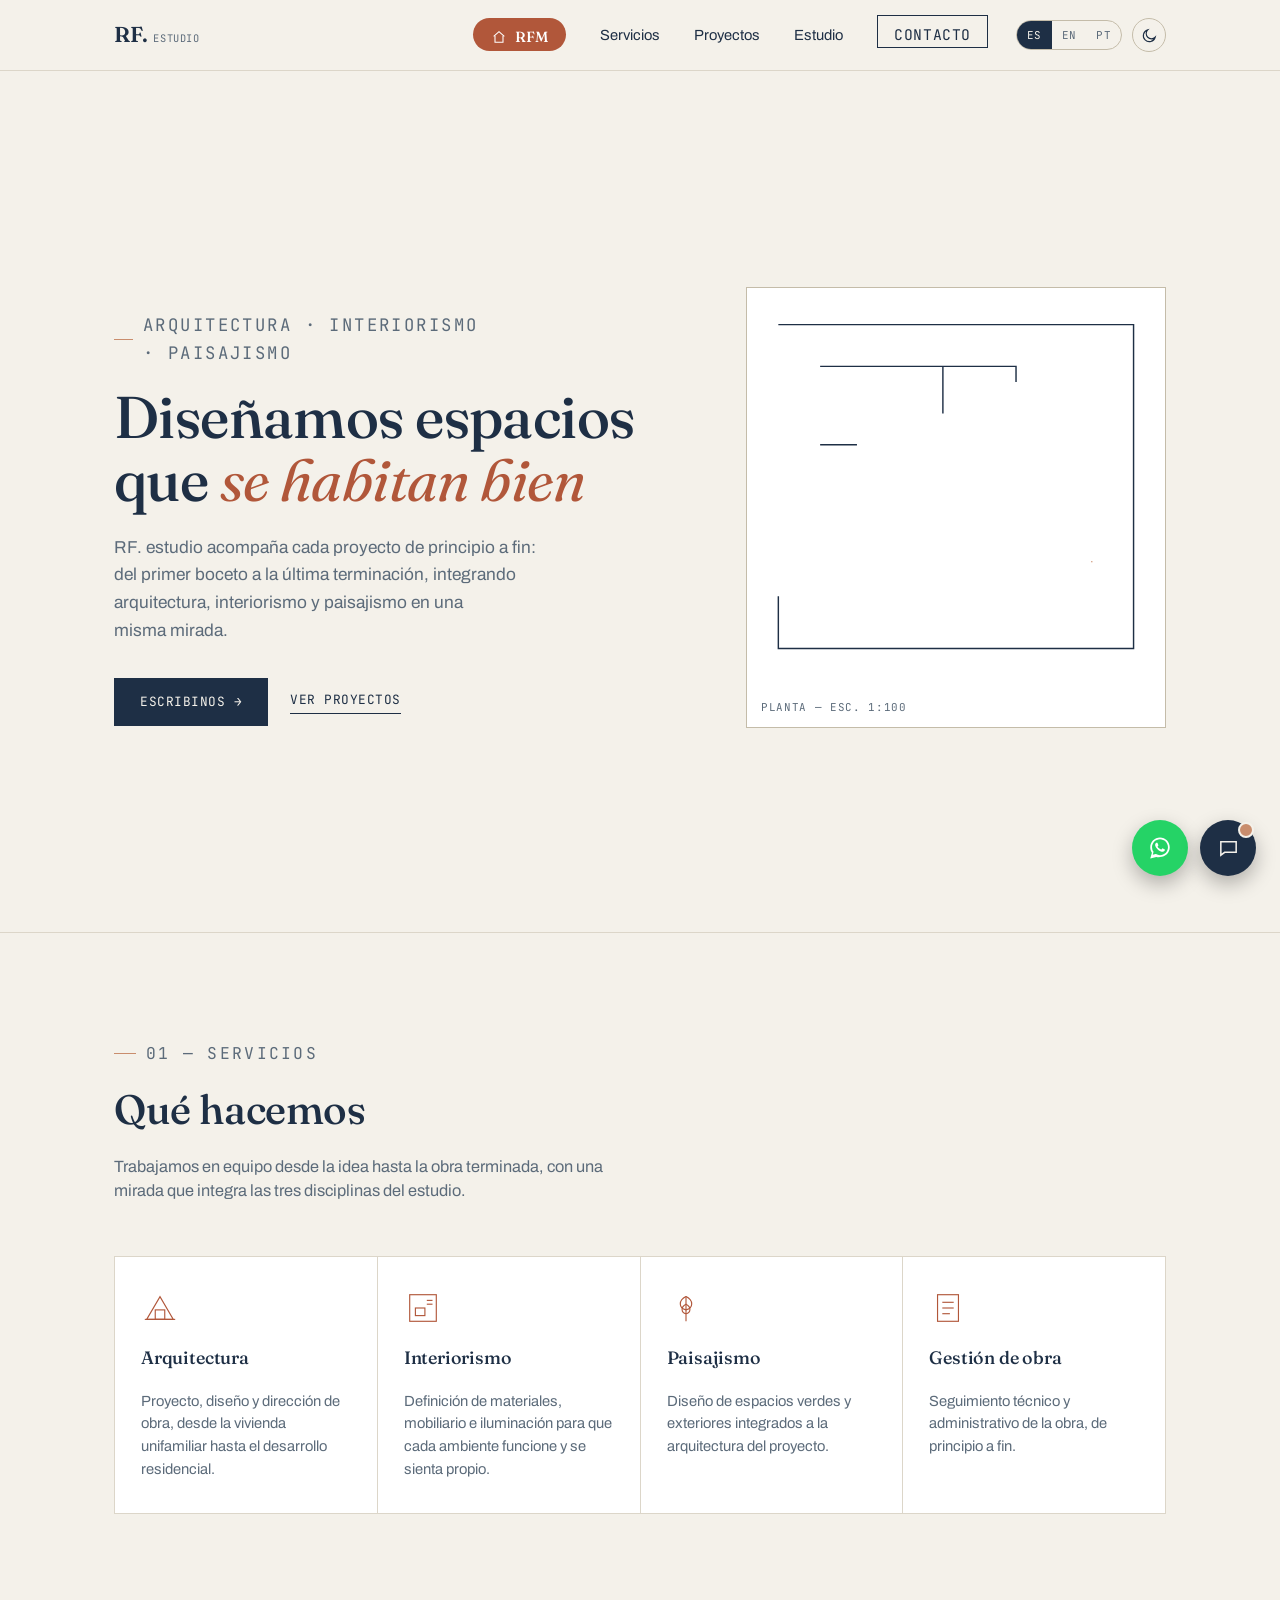
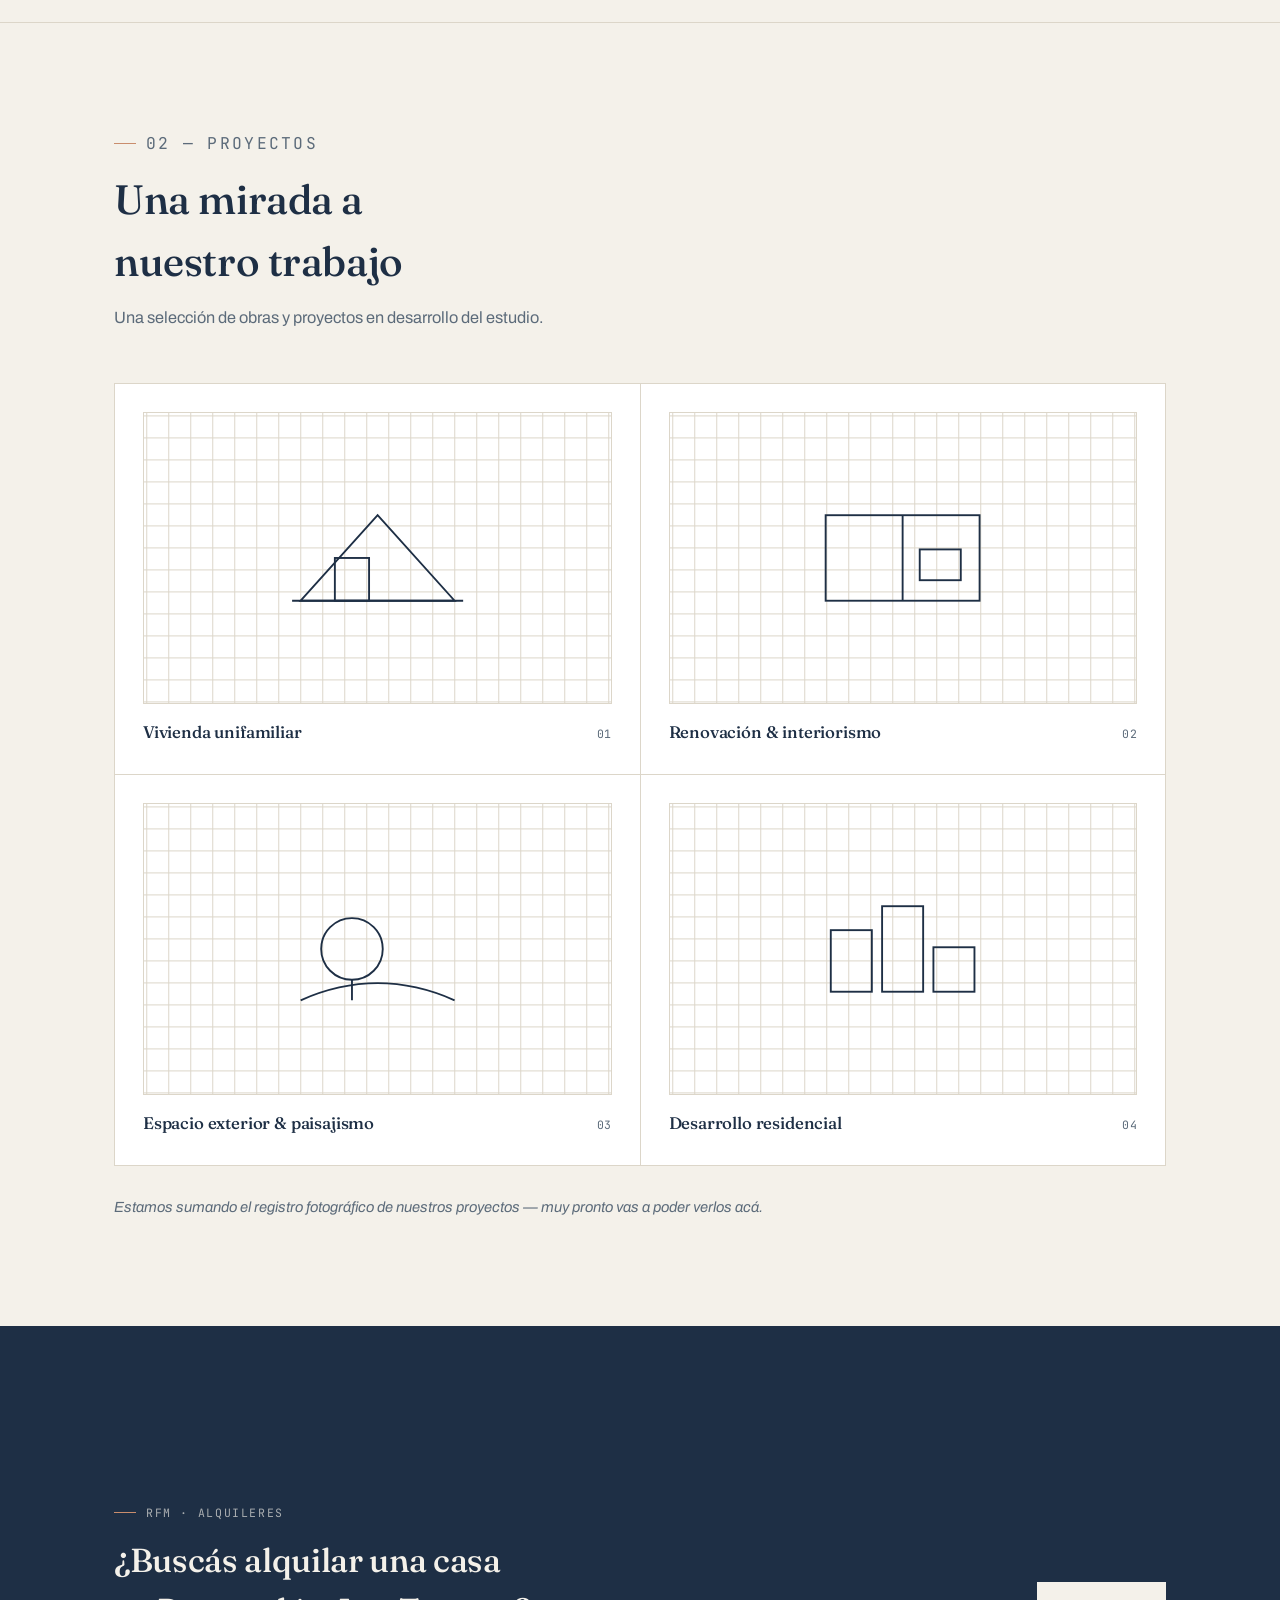
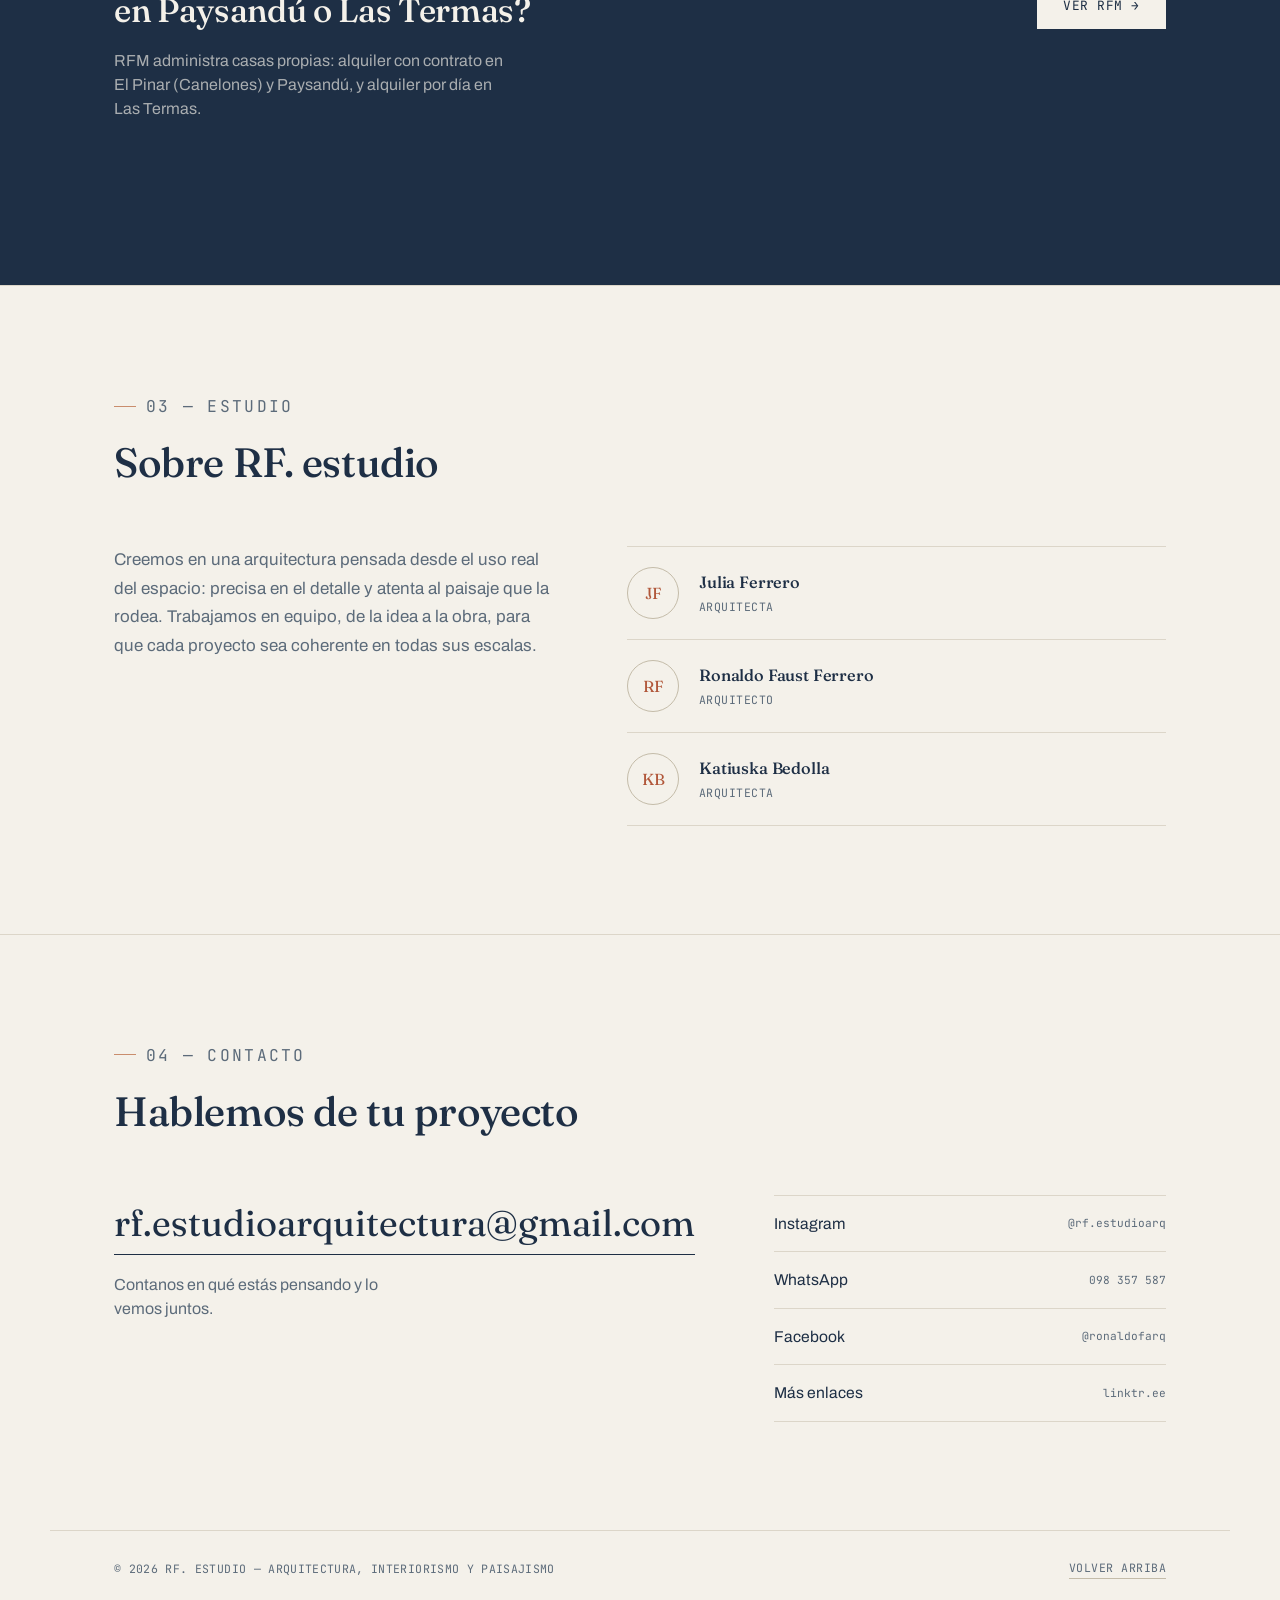
<file: index.html>
<!DOCTYPE html>
<html lang="es">
<head>
<meta charset="UTF-8" />
<script>
  (function(){
    try{
      var t = localStorage.getItem('rf-theme');
      if (t) document.documentElement.setAttribute('data-theme', t);
    }catch(e){}
  })();
</script>
<meta name="viewport" content="width=device-width, initial-scale=1.0" />
<title>RF. estudio — Arquitectura, interiorismo y paisajismo</title>
<meta name="description" content="RF. estudio: arquitectura, interiorismo y paisajismo. Proyecto, diseño y dirección de obra de principio a fin." />
<link rel="icon" type="image/png" href="favicon.png">
<meta property="og:type" content="website">
<meta property="og:site_name" content="RF. estudio">
<meta property="og:title" content="RF. estudio — Arquitectura, interiorismo y paisajismo">
<meta property="og:description" content="RF. estudio: arquitectura, interiorismo y paisajismo. Proyecto, diseño y dirección de obra de principio a fin.">
<meta property="og:image" content="https://matiasfaust.github.io/RF_studio/assets/og/rf-estudio.png">
<meta property="og:url" content="https://matiasfaust.github.io/RF_studio/">
<meta property="og:locale" content="es_UY">
<meta name="twitter:card" content="summary_large_image">
<meta name="twitter:title" content="RF. estudio — Arquitectura, interiorismo y paisajismo">
<meta name="twitter:description" content="RF. estudio: arquitectura, interiorismo y paisajismo. Proyecto, diseño y dirección de obra de principio a fin.">
<meta name="twitter:image" content="https://matiasfaust.github.io/RF_studio/assets/og/rf-estudio.png">
<link rel="preconnect" href="https://fonts.googleapis.com">
<link rel="preconnect" href="https://fonts.gstatic.com" crossorigin>
<link href="https://fonts.googleapis.com/css2?family=Fraunces:ital,opsz,wght@0,9..144,300;0,9..144,400;0,9..144,500;0,9..144,600;1,9..144,400;1,9..144,500&family=Archivo:wght@400;500;600;700&family=JetBrains+Mono:wght@400;500&display=swap" rel="stylesheet">
<link rel="stylesheet" href="css/style.css">
</head>
<body>

<header>
  <nav class="nav wrap">
    <a href="#inicio" class="logo">RF.<span>ESTUDIO</span></a>
    <div class="nav-right">
      <input type="checkbox" id="nav-toggle" aria-hidden="true">
      <ul class="nav-links">
        <li>
          <a href="rfm.html" class="nav-rfm">
            <svg viewBox="0 0 24 24"><path d="M4 11 L12 4 L20 11"/><path d="M6 10 V20 H18 V10"/></svg>
            RFM
          </a>
        </li>
        <li><a href="#servicios" data-i18n="nav.servicios">Servicios</a></li>
        <li><a href="#proyectos" data-i18n="nav.proyectos">Proyectos</a></li>
        <li><a href="#estudio" data-i18n="nav.estudio">Estudio</a></li>
        <li><a href="#contacto" class="nav-cta" data-i18n="nav.contacto">Contacto</a></li>
      </ul>
      <div class="nav-tools">
        <div class="lang-switch" role="group" aria-label="Idioma">
          <button class="lang-btn" data-lang="es" type="button">ES</button>
          <button class="lang-btn" data-lang="en" type="button">EN</button>
          <button class="lang-btn" data-lang="pt" type="button">PT</button>
        </div>
        <button id="theme-toggle" class="theme-toggle" type="button" aria-label="Cambiar tema">
          <svg class="icon-moon" viewBox="0 0 24 24"><path d="M20 14.5A8.5 8.5 0 1 1 9.5 4a7 7 0 0 0 10.5 10.5z"/></svg>
          <svg class="icon-sun" viewBox="0 0 24 24"><circle cx="12" cy="12" r="4"/><line x1="12" y1="2" x2="12" y2="5"/><line x1="12" y1="19" x2="12" y2="22"/><line x1="2" y1="12" x2="5" y2="12"/><line x1="19" y1="12" x2="22" y2="12"/><line x1="4.6" y1="4.6" x2="6.7" y2="6.7"/><line x1="17.3" y1="17.3" x2="19.4" y2="19.4"/><line x1="4.6" y1="19.4" x2="6.7" y2="17.3"/><line x1="17.3" y1="6.7" x2="19.4" y2="4.6"/></svg>
        </button>
      </div>
      <label class="burger" for="nav-toggle" aria-label="Abrir menú">
        <span></span><span></span><span></span>
      </label>
    </div>
  </nav>
</header>

<main>

  <!-- ---------- HERO ---------- -->
  <section id="inicio" style="border-top:none;">
    <div class="wrap hero">
      <div>
        <p class="eyebrow" data-i18n="hero.eyebrow">ARQUITECTURA · INTERIORISMO · PAISAJISMO</p>
        <h1 data-i18n="hero.h1">Diseñamos espacios que <em>se habitan bien</em></h1>
        <p data-i18n="hero.p">RF. estudio acompaña cada proyecto de principio a fin: del primer boceto a la última terminación, integrando arquitectura, interiorismo y paisajismo en una misma mirada.</p>
        <div class="hero-actions">
          <a class="btn-primary" href="mailto:rf.estudioarquitectura@gmail.com" data-i18n="hero.cta1">Escribinos →</a>
          <a class="btn-ghost" href="#proyectos" data-i18n="hero.cta2">Ver proyectos</a>
        </div>
      </div>

      <div class="hero-figure">
        <svg viewBox="0 0 320 336" fill="none">
          <!-- site boundary -->
          <rect class="plan-line" x="24" y="28" width="272" height="248" />
          <!-- building footprint -->
          <rect class="plan-line delay" x="56" y="60" width="150" height="120" />
          <!-- interior partition -->
          <line class="plan-line delay" x1="56" y1="120" x2="150" y2="120" />
          <line class="plan-line delay" x1="150" y1="60" x2="150" y2="180" />
          <!-- door swing -->
          <path class="plan-line delay2 soft" d="M150 150 A30 30 0 0 1 180 180" />
          <!-- tree -->
          <circle class="plan-line delay2 soft" cx="238" cy="210" r="26" />
          <line class="plan-line delay2 soft" x1="238" y1="236" x2="238" y2="258" />
          <!-- dimension line -->
          <line class="plan-line delay2" x1="56" y1="200" x2="206" y2="200" />
          <line class="plan-line delay2" x1="56" y1="195" x2="56" y2="205" />
          <line class="plan-line delay2" x1="206" y1="195" x2="206" y2="205" />
          <!-- north arrow -->
          <line class="plan-line delay2 soft" x1="272" y1="60" x2="272" y2="36" />
          <path class="plan-line delay2 soft" d="M266 44 L272 36 L278 44" />
        </svg>
        <span class="tag" data-i18n="hero.tag">PLANTA — ESC. 1:100</span>
      </div>
    </div>
  </section>

  <!-- ---------- SERVICIOS ---------- -->
  <section id="servicios">
    <div class="wrap">
      <div class="section-head reveal">
        <p class="eyebrow" data-i18n="servicios.eyebrow">01 — SERVICIOS</p>
        <h2 data-i18n="servicios.h2">Qué hacemos</h2>
        <p data-i18n="servicios.p">Trabajamos en equipo desde la idea hasta la obra terminada, con una mirada que integra las tres disciplinas del estudio.</p>
      </div>

      <div class="services-grid">
        <div class="service-card reveal">
          <svg class="icon" viewBox="0 0 40 40"><path d="M6 32 L20 8 L34 32 Z"/><rect x="15" y="22" width="10" height="10"/><line x1="4" y1="32" x2="36" y2="32"/></svg>
          <h3 data-i18n="servicios.item1.title">Arquitectura</h3>
          <p data-i18n="servicios.item1.desc">Proyecto, diseño y dirección de obra, desde la vivienda unifamiliar hasta el desarrollo residencial.</p>
        </div>
        <div class="service-card reveal">
          <svg class="icon" viewBox="0 0 40 40"><rect x="6" y="6" width="28" height="28"/><rect x="12" y="20" width="10" height="8"/><line x1="24" y1="12" x2="30" y2="12"/><line x1="24" y1="16" x2="30" y2="16"/></svg>
          <h3 data-i18n="servicios.item2.title">Interiorismo</h3>
          <p data-i18n="servicios.item2.desc">Definición de materiales, mobiliario e iluminación para que cada ambiente funcione y se sienta propio.</p>
        </div>
        <div class="service-card reveal">
          <svg class="icon" viewBox="0 0 40 40"><line x1="20" y1="8" x2="20" y2="34"/><path d="M20 8 C12 12 12 20 20 22 C28 20 28 12 20 8 Z"/><path d="M20 16 C14 19 15 25 20 26 C25 25 26 19 20 16 Z"/></svg>
          <h3 data-i18n="servicios.item3.title">Paisajismo</h3>
          <p data-i18n="servicios.item3.desc">Diseño de espacios verdes y exteriores integrados a la arquitectura del proyecto.</p>
        </div>
        <div class="service-card reveal">
          <svg class="icon" viewBox="0 0 40 40"><rect x="9" y="6" width="22" height="28"/><line x1="14" y1="14" x2="26" y2="14"/><line x1="14" y1="20" x2="26" y2="20"/><line x1="14" y1="26" x2="22" y2="26"/></svg>
          <h3 data-i18n="servicios.item4.title">Gestión de obra</h3>
          <p data-i18n="servicios.item4.desc">Seguimiento técnico y administrativo de la obra, de principio a fin.</p>
        </div>
      </div>
    </div>
  </section>

  <!-- ---------- PROYECTOS ---------- -->
  <section id="proyectos">
    <div class="wrap">
      <div class="section-head reveal">
        <p class="eyebrow" data-i18n="proyectos.eyebrow">02 — PROYECTOS</p>
        <h2 data-i18n="proyectos.h2">Una mirada a nuestro trabajo</h2>
        <p data-i18n="proyectos.p">Una selección de obras y proyectos en desarrollo del estudio.</p>
      </div>

      <div class="projects-grid">
        <div class="project-card reveal">
          <div class="project-figure">
            <svg viewBox="0 0 120 90"><path d="M15 70 L60 20 L105 70 Z"/><rect x="35" y="45" width="20" height="25"/><line x1="10" y1="70" x2="110" y2="70"/></svg>
          </div>
          <div class="project-meta"><h3 data-i18n="proyectos.item1">Vivienda unifamiliar</h3><span>01</span></div>
        </div>
        <div class="project-card reveal">
          <div class="project-figure">
            <svg viewBox="0 0 120 90"><rect x="15" y="20" width="90" height="50"/><line x1="60" y1="20" x2="60" y2="70"/><rect x="70" y="40" width="24" height="18"/></svg>
          </div>
          <div class="project-meta"><h3 data-i18n="proyectos.item2">Renovación &amp; interiorismo</h3><span>02</span></div>
        </div>
        <div class="project-card reveal">
          <div class="project-figure">
            <svg viewBox="0 0 120 90"><circle cx="45" cy="45" r="18"/><line x1="45" y1="63" x2="45" y2="75"/><path d="M15 75 Q60 55 105 75"/></svg>
          </div>
          <div class="project-meta"><h3 data-i18n="proyectos.item3">Espacio exterior &amp; paisajismo</h3><span>03</span></div>
        </div>
        <div class="project-card reveal">
          <div class="project-figure">
            <svg viewBox="0 0 120 90"><rect x="18" y="34" width="24" height="36"/><rect x="48" y="20" width="24" height="50"/><rect x="78" y="44" width="24" height="26"/></svg>
          </div>
          <div class="project-meta"><h3 data-i18n="proyectos.item4">Desarrollo residencial</h3><span>04</span></div>
        </div>
      </div>
      <p class="projects-note reveal" data-i18n="proyectos.note">Estamos sumando el registro fotográfico de nuestros proyectos — muy pronto vas a poder verlos acá.</p>
    </div>
  </section>

  <!-- ---------- DESARROLLOS (bridge) ---------- -->
  <section id="rfm-bridge" class="bridge-band">
    <div class="wrap bridge-inner">
      <div>
        <p class="eyebrow" data-i18n="bridge.eyebrow">RFM · ALQUILERES</p>
        <h2 data-i18n="bridge.h2">¿Buscás alquilar una casa en Paysandú o Las Termas?</h2>
        <p data-i18n="bridge.p">RFM administra casas propias: alquiler con contrato en El Pinar (Canelones) y Paysandú, y alquiler por día en Las Termas.</p>
      </div>
      <a class="btn-primary bridge-btn" href="rfm.html" data-i18n="bridge.btn">Ver RFM →</a>
    </div>
  </section>

  <!-- ---------- ESTUDIO ---------- -->
  <section id="estudio">
    <div class="wrap">
      <div class="section-head reveal">
        <p class="eyebrow" data-i18n="estudio.eyebrow">03 — ESTUDIO</p>
        <h2 data-i18n="estudio.h2">Sobre RF. estudio</h2>
      </div>

      <div class="studio-body">
        <p class="reveal" data-i18n="estudio.p">Creemos en una arquitectura pensada desde el uso real del espacio: precisa en el detalle y atenta al paisaje que la rodea. Trabajamos en equipo, de la idea a la obra, para que cada proyecto sea coherente en todas sus escalas.</p>

        <div class="team-list reveal">
          <div class="team-row">
            <div class="monogram">JF</div>
            <div><h3>Julia Ferrero</h3><span class="role" data-i18n="team.role.f">Arquitecta</span></div>
          </div>
          <div class="team-row">
            <div class="monogram">RF</div>
            <div><h3>Ronaldo Faust Ferrero</h3><span class="role" data-i18n="team.role.m">Arquitecto</span></div>
          </div>
          <div class="team-row">
            <div class="monogram">KB</div>
            <div><h3>Katiuska Bedolla</h3><span class="role" data-i18n="team.role.f">Arquitecta</span></div>
          </div>
        </div>
      </div>
    </div>
  </section>

  <!-- ---------- CONTACTO ---------- -->
  <section id="contacto">
    <div class="wrap">
      <div class="section-head reveal">
        <p class="eyebrow" data-i18n="contacto.eyebrow">04 — CONTACTO</p>
        <h2 data-i18n="contacto.h2">Hablemos de tu proyecto</h2>
      </div>

      <div class="contact-grid">
        <div class="reveal">
          <a class="contact-email" href="mailto:rf.estudioarquitectura@gmail.com">rf.estudioarquitectura@gmail.com</a>
          <p data-i18n="contacto.p">Contanos en qué estás pensando y lo vemos juntos.</p>
        </div>

        <div class="social-list reveal">
          <a href="https://www.instagram.com/rf.estudioarq/" target="_blank" rel="noopener">
            <span>Instagram</span><span>@rf.estudioarq</span>
          </a>
          <a href="https://wa.me/59898357587" data-wa-tipo="ARQ" target="_blank" rel="noopener">
            <span>WhatsApp</span><span>098 357 587</span>
          </a>
          <a href="https://facebook.com/ronaldofarq" target="_blank" rel="noopener">
            <span>Facebook</span><span>@ronaldofarq</span>
          </a>
          <a href="https://linktr.ee/RF.estudio" target="_blank" rel="noopener">
            <span data-i18n="social.mas">Más enlaces</span><span>linktr.ee</span>
          </a>
        </div>
      </div>
    </div>
  </section>

</main>

<footer class="wrap">
  <p data-i18n="footer.text">© 2026 RF. ESTUDIO — ARQUITECTURA, INTERIORISMO Y PAISAJISMO</p>
  <a class="back-top" href="#inicio" data-i18n="footer.back">Volver arriba</a>
</footer>

<a class="whatsapp-btn" href="https://wa.me/59898357587?text=Hola%2C%20quer%C3%ADa%20consultar%20sobre%20un%20proyecto." data-wa-tipo="ARQ" target="_blank" rel="noopener" aria-label="Escribinos por WhatsApp">
  <svg viewBox="0 0 32 32" fill="#fff"><path d="M16.001 3C9.373 3 4 8.373 4 15c0 2.485.755 4.795 2.049 6.712L4 29l7.47-1.967A11.94 11.94 0 0 0 16.001 27C22.628 27 28 21.627 28 15S22.628 3 16.001 3zm0 21.818a9.77 9.77 0 0 1-4.98-1.363l-.357-.213-3.55.936.946-3.462-.232-.355A9.78 9.78 0 0 1 6.182 15c0-5.413 4.406-9.818 9.819-9.818S25.818 9.587 25.818 15 21.413 24.818 16.001 24.818zm5.383-7.347c-.294-.147-1.74-.858-2.01-.956-.27-.098-.467-.147-.664.147-.196.294-.762.955-.934 1.152-.172.196-.343.221-.637.074-.294-.147-1.243-.458-2.368-1.462-.875-.78-1.466-1.744-1.638-2.038-.172-.294-.018-.453.129-.6.132-.132.294-.343.441-.515.147-.172.196-.294.294-.49.098-.196.049-.368-.024-.515-.074-.147-.664-1.6-.91-2.192-.24-.577-.484-.5-.664-.51l-.566-.01c-.196 0-.515.074-.784.368-.27.294-1.03 1.006-1.03 2.454 0 1.448 1.054 2.847 1.2 3.043.147.196 2.075 3.168 5.028 4.44.703.303 1.251.484 1.679.62.705.224 1.347.192 1.854.117.566-.084 1.74-.711 1.985-1.398.245-.686.245-1.274.172-1.398-.074-.123-.27-.196-.564-.343z"/></svg>
</a>

<button id="chat-toggle" class="chat-toggle" type="button" aria-label="Abrir chat de preguntas frecuentes">
  <svg viewBox="0 0 24 24"><path d="M4 5h16v11H8l-4 3z"/></svg>
</button>
<div id="chat-panel" class="chat-panel" role="dialog" aria-label="Chat de preguntas frecuentes">
  <div class="chat-header">
    <div class="chat-header-id">
      <div class="chat-avatar">RF</div>
      <strong data-i18n="chat.title">¿En qué te ayudamos?</strong>
    </div>
    <button id="chat-close" class="chat-close" type="button" aria-label="Cerrar chat">✕</button>
  </div>
  <div id="chat-body" class="chat-body">
    <div class="chat-row bot">
      <div class="chat-avatar-sm">RF</div>
      <div class="chat-bubble bot" data-i18n="chat.greeting">Elegí una pregunta de abajo y te respondo al toque.</div>
    </div>
  </div>
  <div id="chat-questions" class="chat-questions"></div>
  <div class="chat-footer">
    <a href="mailto:rf.estudioarquitectura@gmail.com" data-i18n="chat.footer">¿Otra consulta? Escribinos por mail →</a>
  </div>
</div>

<script>
  window.I18N = {
    es: {
      'nav.servicios': 'Servicios', 'nav.proyectos': 'Proyectos', 'nav.estudio': 'Estudio', 'nav.contacto': 'Contacto',
      'hero.eyebrow': 'ARQUITECTURA · INTERIORISMO · PAISAJISMO',
      'hero.h1': 'Diseñamos espacios que <em>se habitan bien</em>',
      'hero.p': 'RF. estudio acompaña cada proyecto de principio a fin: del primer boceto a la última terminación, integrando arquitectura, interiorismo y paisajismo en una misma mirada.',
      'hero.cta1': 'Escribinos →', 'hero.cta2': 'Ver proyectos', 'hero.tag': 'PLANTA — ESC. 1:100',
      'servicios.eyebrow': '01 — SERVICIOS', 'servicios.h2': 'Qué hacemos',
      'servicios.p': 'Trabajamos en equipo desde la idea hasta la obra terminada, con una mirada que integra las tres disciplinas del estudio.',
      'servicios.item1.title': 'Arquitectura', 'servicios.item1.desc': 'Proyecto, diseño y dirección de obra, desde la vivienda unifamiliar hasta el desarrollo residencial.',
      'servicios.item2.title': 'Interiorismo', 'servicios.item2.desc': 'Definición de materiales, mobiliario e iluminación para que cada ambiente funcione y se sienta propio.',
      'servicios.item3.title': 'Paisajismo', 'servicios.item3.desc': 'Diseño de espacios verdes y exteriores integrados a la arquitectura del proyecto.',
      'servicios.item4.title': 'Gestión de obra', 'servicios.item4.desc': 'Seguimiento técnico y administrativo de la obra, de principio a fin.',
      'proyectos.eyebrow': '02 — PROYECTOS', 'proyectos.h2': 'Una mirada a nuestro trabajo',
      'proyectos.p': 'Una selección de obras y proyectos en desarrollo del estudio.',
      'proyectos.item1': 'Vivienda unifamiliar', 'proyectos.item2': 'Renovación &amp; interiorismo', 'proyectos.item3': 'Espacio exterior &amp; paisajismo', 'proyectos.item4': 'Desarrollo residencial',
      'proyectos.note': 'Estamos sumando el registro fotográfico de nuestros proyectos — muy pronto vas a poder verlos acá.',
      'bridge.eyebrow': 'RFM · ALQUILERES', 'bridge.h2': '¿Buscás alquilar una casa en Paysandú o Las Termas?',
      'bridge.p': 'RFM administra casas propias: alquiler con contrato en El Pinar (Canelones) y Paysandú, y alquiler por día en Las Termas.',
      'bridge.btn': 'Ver RFM →',
      'estudio.eyebrow': '03 — ESTUDIO', 'estudio.h2': 'Sobre RF. estudio',
      'estudio.p': 'Creemos en una arquitectura pensada desde el uso real del espacio: precisa en el detalle y atenta al paisaje que la rodea. Trabajamos en equipo, de la idea a la obra, para que cada proyecto sea coherente en todas sus escalas.',
      'team.role.f': 'Arquitecta', 'team.role.m': 'Arquitecto',
      'contacto.eyebrow': '04 — CONTACTO', 'contacto.h2': 'Hablemos de tu proyecto', 'contacto.p': 'Contanos en qué estás pensando y lo vemos juntos.',
      'social.mas': 'Más enlaces',
      'footer.text': '© 2026 RF. ESTUDIO — ARQUITECTURA, INTERIORISMO Y PAISAJISMO', 'footer.back': 'Volver arriba',
      'chat.title': '¿En qué te ayudamos?', 'chat.greeting': 'Elegí una pregunta de abajo y te respondo al toque.', 'chat.footer': '¿Otra consulta? Escribinos por mail →'
    },
    en: {
      'nav.servicios': 'Services', 'nav.proyectos': 'Projects', 'nav.estudio': 'Studio', 'nav.contacto': 'Contact',
      'hero.eyebrow': 'ARCHITECTURE · INTERIOR DESIGN · LANDSCAPING',
      'hero.h1': 'We design spaces that <em>live well</em>',
      'hero.p': 'RF. estudio supports every project from start to finish: from the first sketch to the last finish, bringing architecture, interior design and landscaping together in one vision.',
      'hero.cta1': 'Get in touch →', 'hero.cta2': 'See projects', 'hero.tag': 'FLOOR PLAN — SCALE 1:100',
      'servicios.eyebrow': '01 — SERVICES', 'servicios.h2': 'What we do',
      'servicios.p': "We work as a team from the idea to the finished building, with a view that brings the studio's three disciplines together.",
      'servicios.item1.title': 'Architecture', 'servicios.item1.desc': 'Design, planning and site management, from single-family homes to residential developments.',
      'servicios.item2.title': 'Interior design', 'servicios.item2.desc': 'Choosing materials, furniture and lighting so every room works and feels like your own.',
      'servicios.item3.title': 'Landscaping', 'servicios.item3.desc': "Design of green and outdoor spaces integrated with the project's architecture.",
      'servicios.item4.title': 'Site management', 'servicios.item4.desc': 'Technical and administrative follow-up of the build, from start to finish.',
      'proyectos.eyebrow': '02 — PROJECTS', 'proyectos.h2': 'A look at our work',
      'proyectos.p': "A selection of the studio's built work and projects underway.",
      'proyectos.item1': 'Single-family home', 'proyectos.item2': 'Renovation &amp; interior design', 'proyectos.item3': 'Outdoor space &amp; landscaping', 'proyectos.item4': 'Residential development',
      'proyectos.note': "We're putting together the photos of our projects — you'll be able to see them here soon.",
      'bridge.eyebrow': 'RFM · RENTALS', 'bridge.h2': 'Looking to rent a house in Paysandú or Las Termas?',
      'bridge.p': 'RFM manages its own houses: long-term contract rentals in El Pinar (Canelones) and Paysandú, and daily rentals in Las Termas.',
      'bridge.btn': 'See RFM →',
      'estudio.eyebrow': '03 — STUDIO', 'estudio.h2': 'About RF. estudio',
      'estudio.p': "We believe in architecture designed around how a space is really used: precise in its details and attentive to the landscape around it. We work as a team, from idea to build, so every project stays coherent at every scale.",
      'team.role.f': 'Architect', 'team.role.m': 'Architect',
      'contacto.eyebrow': '04 — CONTACT', 'contacto.h2': "Let's talk about your project", 'contacto.p': "Tell us what you have in mind and we'll figure it out together.",
      'social.mas': 'More links',
      'footer.text': '© 2026 RF. ESTUDIO — ARCHITECTURE, INTERIOR DESIGN AND LANDSCAPING', 'footer.back': 'Back to top',
      'chat.title': 'How can we help?', 'chat.greeting': "Pick a question below and I'll answer right away.", 'chat.footer': 'Another question? Email us →'
    },
    pt: {
      'nav.servicios': 'Serviços', 'nav.proyectos': 'Projetos', 'nav.estudio': 'Estúdio', 'nav.contacto': 'Contato',
      'hero.eyebrow': 'ARQUITETURA · DESIGN DE INTERIORES · PAISAGISMO',
      'hero.h1': 'Projetamos espaços que <em>se habitam bem</em>',
      'hero.p': 'A RF. estudio acompanha cada projeto do início ao fim: do primeiro esboço ao último acabamento, integrando arquitetura, design de interiores e paisagismo em um mesmo olhar.',
      'hero.cta1': 'Fale conosco →', 'hero.cta2': 'Ver projetos', 'hero.tag': 'PLANTA — ESC. 1:100',
      'servicios.eyebrow': '01 — SERVIÇOS', 'servicios.h2': 'O que fazemos',
      'servicios.p': 'Trabalhamos em equipe desde a ideia até a obra concluída, com um olhar que integra as três disciplinas do estúdio.',
      'servicios.item1.title': 'Arquitetura', 'servicios.item1.desc': 'Projeto, design e direção de obra, da casa unifamiliar ao empreendimento residencial.',
      'servicios.item2.title': 'Design de interiores', 'servicios.item2.desc': 'Definição de materiais, mobiliário e iluminação para que cada ambiente funcione e tenha identidade própria.',
      'servicios.item3.title': 'Paisagismo', 'servicios.item3.desc': 'Design de espaços verdes e exteriores integrados à arquitetura do projeto.',
      'servicios.item4.title': 'Gestão de obra', 'servicios.item4.desc': 'Acompanhamento técnico e administrativo da obra, do início ao fim.',
      'proyectos.eyebrow': '02 — PROJETOS', 'proyectos.h2': 'Um olhar sobre nosso trabalho',
      'proyectos.p': 'Uma seleção de obras e projetos em desenvolvimento do estúdio.',
      'proyectos.item1': 'Casa unifamiliar', 'proyectos.item2': 'Renovação &amp; design de interiores', 'proyectos.item3': 'Espaço exterior &amp; paisagismo', 'proyectos.item4': 'Empreendimento residencial',
      'proyectos.note': 'Estamos reunindo o registro fotográfico dos nossos projetos — em breve você vai poder vê-los aqui.',
      'bridge.eyebrow': 'RFM · ALUGUÉIS', 'bridge.h2': 'Procurando alugar uma casa em Paysandú ou Las Termas?',
      'bridge.p': 'A RFM administra casas próprias: aluguel com contrato em El Pinar (Canelones) e Paysandú, e aluguel por dia em Las Termas.',
      'bridge.btn': 'Ver RFM →',
      'estudio.eyebrow': '03 — ESTÚDIO', 'estudio.h2': 'Sobre a RF. estudio',
      'estudio.p': 'Acreditamos em uma arquitetura pensada a partir do uso real do espaço: precisa no detalhe e atenta à paisagem ao redor. Trabalhamos em equipe, da ideia à obra, para que cada projeto seja coerente em todas as suas escalas.',
      'team.role.f': 'Arquiteta', 'team.role.m': 'Arquiteto',
      'contacto.eyebrow': '04 — CONTATO', 'contacto.h2': 'Vamos falar sobre o seu projeto', 'contacto.p': 'Conte pra gente o que você está pensando e vemos juntos.',
      'social.mas': 'Mais links',
      'footer.text': '© 2026 RF. ESTUDIO — ARQUITETURA, DESIGN DE INTERIORES E PAISAGISMO', 'footer.back': 'Voltar ao topo',
      'chat.title': 'Como podemos ajudar?', 'chat.greeting': 'Escolha uma pergunta abaixo e respondo na hora.', 'chat.footer': 'Outra dúvida? Escreva pra gente →'
    }
  };

  window.CHAT_FAQ_I18N = {
    es: [
      { q: '¿Qué servicios ofrecen?', a: 'Arquitectura, interiorismo, paisajismo y gestión de obra — desde el proyecto hasta la obra terminada.' },
      { q: '¿Cómo los contacto?', a: 'Escribinos a rf.estudioarquitectura@gmail.com, por WhatsApp o por Instagram @rf.estudioarq.' },
      { q: '¿Puedo ver proyectos anteriores?', a: 'Sí, mirá la sección Proyectos más arriba en esta página.' },
      { q: '¿Hacen desarrollos para alquilar o invertir?', a: 'Sí, esa parte la maneja RFM — mirá el link RFM en el menú.' }
    ],
    en: [
      { q: 'What services do you offer?', a: 'Architecture, interior design, landscaping and site management — from the project to the finished build.' },
      { q: 'How do I contact you?', a: 'Email us at rf.estudioarquitectura@gmail.com, on WhatsApp, or on Instagram @rf.estudioarq.' },
      { q: 'Can I see past projects?', a: 'Yes, check out the Projects section further up this page.' },
      { q: 'Do you handle rentals or investments?', a: 'Yes, that side is run by RFM — see the RFM link in the menu.' }
    ],
    pt: [
      { q: 'Quais serviços vocês oferecem?', a: 'Arquitetura, design de interiores, paisagismo e gestão de obra — do projeto até a obra concluída.' },
      { q: 'Como entro em contato?', a: 'Escreva para rf.estudioarquitectura@gmail.com, pelo WhatsApp ou pelo Instagram @rf.estudioarq.' },
      { q: 'Posso ver projetos anteriores?', a: 'Sim, veja a seção Projetos mais acima nesta página.' },
      { q: 'Vocês cuidam de aluguéis ou investimentos?', a: 'Sim, essa parte é da RFM — veja o link RFM no menu.' }
    ]
  };
</script>
<script src="js/whatsapp.js"></script>
<script src="js/theme.js"></script>
<script src="js/i18n.js"></script>
<script src="js/script.js"></script>
<script src="js/scroll-draw.js"></script>
<script src="js/chat.js"></script>

</body>
</html>
</file>
<file: css/style.css>
:root{
  --bg:        #f4f1ea;
  --surface:   #ffffff;
  --ink:       #1e2f45;
  --ink-soft:  #5c6b7a;
  --accent:    #b1573a;
  --accent-soft: #c98d6d;
  --line:      #dcd6c9;
  --line-strong: #c4bca9;

  --avail-free:   #5c8a63;
  --avail-booked: #b23b32;

  --font-display: "Fraunces", Georgia, "Times New Roman", serif;
  --font-body: "Archivo", "Segoe UI", system-ui, -apple-system, sans-serif;
  --font-mono: "JetBrains Mono", "Consolas", monospace;

  --edge: clamp(20px, 5vw, 64px);
}

:root[data-theme="dark"]{
  --bg:        #121b28;
  --surface:   #1a2537;
  --ink:       #f0ece3;
  --ink-soft:  #a8b2c2;
  --accent:    #d97a56;
  --accent-soft: #b97a5c;
  --line:      #2a394d;
  --line-strong: #3d5069;

  --avail-free:   #7fb389;
  --avail-booked: #d16158;
}

*{ margin:0; padding:0; box-sizing:border-box; }

html{ scroll-behavior:smooth; }
body{ transition:background 0.25s ease, color 0.25s ease; }
@media (prefers-reduced-motion: reduce){
  html{ scroll-behavior:auto; }
  *{ animation-duration:0.001ms !important; animation-iteration-count:1 !important; transition-duration:0.001ms !important; }
}

body{
  background:var(--bg);
  color:var(--ink);
  font-family:var(--font-body);
  line-height:1.5;
  -webkit-font-smoothing:antialiased;
  overflow-x:hidden;
}

img,svg{ display:block; max-width:100%; }

a{ color:inherit; }

.wrap{
  max-width:1180px;
  margin:0 auto;
  padding-left:var(--edge);
  padding-right:var(--edge);
}

.eyebrow{
  font-family:var(--font-mono);
  font-size:0.72rem;
  letter-spacing:0.14em;
  text-transform:uppercase;
  color:var(--ink-soft);
  display:flex;
  align-items:center;
  gap:10px;
}
.eyebrow::before{
  content:"";
  width:22px;
  height:1px;
  background:var(--accent-soft);
  display:inline-block;
}

h1,h2,h3{
  font-family:var(--font-display);
  font-weight:500;
  letter-spacing:-0.01em;
  text-wrap:balance;
  color:var(--ink);
}

p{ color:var(--ink-soft); text-wrap:pretty; }

/* ---------- nav ---------- */
header{
  position:sticky;
  top:0;
  z-index:50;
  background:color-mix(in srgb, var(--bg) 88%, transparent);
  backdrop-filter:blur(8px);
  border-bottom:1px solid var(--line);
}
.nav{
  display:flex;
  align-items:center;
  justify-content:space-between;
  padding-top:18px;
  padding-bottom:18px;
}
.logo{
  font-family:var(--font-display);
  font-size:1.35rem;
  font-weight:600;
  letter-spacing:-0.01em;
  text-decoration:none;
  display:flex;
  align-items:baseline;
  gap:6px;
}
.logo span{
  font-family:var(--font-mono);
  font-size:0.65rem;
  color:var(--ink-soft);
  font-weight:400;
  letter-spacing:0.06em;
}
.nav-right{
  display:flex;
  align-items:center;
  gap:clamp(16px, 3vw, 28px);
}
.nav-links{
  display:flex;
  align-items:center;
  gap:clamp(18px, 3vw, 34px);
  list-style:none;
}
.nav-links a{
  text-decoration:none;
  font-size:0.92rem;
  color:var(--ink);
  position:relative;
  padding-bottom:3px;
}
.nav-links a::after{
  content:"";
  position:absolute;
  left:0; right:100%;
  bottom:0;
  height:1px;
  background:var(--accent);
  transition:right 0.25s ease;
}
.nav-links a:hover::after,
.nav-links a:focus-visible::after{ right:0; }
.nav-cta{
  font-family:var(--font-mono);
  font-size:0.75rem;
  letter-spacing:0.04em;
  text-transform:uppercase;
  border:1px solid var(--ink);
  padding:9px 16px;
  text-decoration:none;
  transition:background 0.2s ease, color 0.2s ease;
}
.nav-cta:hover{ background:var(--ink); color:var(--bg); }

.nav-rfm{
  display:inline-flex;
  align-items:center;
  gap:8px;
  font-family:var(--font-display);
  font-size:0.95rem;
  font-weight:500;
  background:var(--accent);
  color:#fff !important;
  padding:8px 18px;
  border-radius:999px;
  text-decoration:none;
  transition:background 0.2s ease, transform 0.2s ease;
}
.nav-rfm svg{
  width:16px;
  height:16px;
  stroke:#fff;
  stroke-width:1.6;
  fill:none;
  flex-shrink:0;
}
.nav-rfm::after{ display:none; }
.nav-rfm:hover{ background:var(--ink); transform:translateY(-1px); }

/* ---------- theme + idioma ---------- */
.nav-tools{
  display:flex;
  align-items:center;
  gap:10px;
}
.theme-toggle{
  width:34px;
  height:34px;
  border-radius:50%;
  border:1px solid var(--line-strong);
  background:transparent;
  color:var(--ink);
  display:flex;
  align-items:center;
  justify-content:center;
  cursor:pointer;
  transition:border-color 0.2s ease, background 0.2s ease;
  flex-shrink:0;
}
.theme-toggle:hover{ border-color:var(--accent); }
.theme-toggle svg{ width:17px; height:17px; stroke:currentColor; stroke-width:1.6; fill:none; }
.theme-toggle .icon-sun{ display:none; }
:root[data-theme="dark"] .theme-toggle .icon-sun{ display:block; }
:root[data-theme="dark"] .theme-toggle .icon-moon{ display:none; }

.lang-switch{
  display:flex;
  align-items:center;
  border:1px solid var(--line-strong);
  border-radius:999px;
  overflow:hidden;
  flex-shrink:0;
}
.lang-btn{
  font-family:var(--font-mono);
  font-size:0.68rem;
  letter-spacing:0.03em;
  padding:7px 10px;
  border:none;
  background:transparent;
  color:var(--ink-soft);
  cursor:pointer;
  transition:background 0.2s ease, color 0.2s ease;
}
.lang-btn.active{ background:var(--ink); color:var(--bg); }
.lang-btn:not(.active):hover{ color:var(--accent); }

/* ---------- whatsapp ---------- */
.whatsapp-btn{
  position:fixed;
  right:92px;
  bottom:24px;
  width:56px;
  height:56px;
  border-radius:50%;
  background:#25D366;
  display:flex;
  align-items:center;
  justify-content:center;
  box-shadow:0 8px 20px rgba(0,0,0,0.28);
  z-index:80;
  text-decoration:none;
  transition:transform 0.2s ease, box-shadow 0.2s ease;
}
.whatsapp-btn:hover{ transform:translateY(-2px); }
.whatsapp-btn svg{ width:26px; height:26px; }

@media (max-width:480px){
  .whatsapp-btn{ right:80px; bottom:16px; width:50px; height:50px; }
  .whatsapp-btn svg{ width:23px; height:23px; }
}

#nav-toggle{ display:none; }
.burger{ display:none; }

/* ---------- hero ---------- */
.hero{
  padding-top:clamp(56px, 9vw, 108px);
  padding-bottom:clamp(56px, 8vw, 96px);
  display:grid;
  grid-template-columns:1.15fr 0.85fr;
  gap:clamp(32px, 5vw, 64px);
  align-items:center;
}
.hero h1{
  font-size:clamp(2.3rem, 4.6vw, 3.7rem);
  line-height:1.08;
  margin-top:18px;
}
.hero h1 em{
  font-style:italic;
  color:var(--accent);
  font-weight:400;
}
.hero p{
  margin-top:22px;
  font-size:1.08rem;
  max-width:46ch;
  line-height:1.6;
}
.hero-actions{
  margin-top:34px;
  display:flex;
  align-items:center;
  gap:22px;
  flex-wrap:wrap;
}
.btn-primary{
  font-family:var(--font-mono);
  font-size:0.8rem;
  letter-spacing:0.04em;
  text-transform:uppercase;
  text-decoration:none;
  background:var(--ink);
  color:var(--bg);
  padding:14px 26px;
  display:inline-flex;
  align-items:center;
  gap:10px;
  transition:background 0.2s ease, transform 0.2s ease;
}
.btn-primary:hover{ background:var(--accent); transform:translateY(-1px); }
.btn-ghost{
  font-family:var(--font-mono);
  font-size:0.8rem;
  letter-spacing:0.04em;
  text-transform:uppercase;
  text-decoration:none;
  color:var(--ink);
  border-bottom:1px solid var(--ink);
  padding-bottom:3px;
}

.hero-figure{
  position:relative;
  aspect-ratio:1/1.05;
  border:1px solid var(--line-strong);
  background:var(--surface);
}
.hero-figure svg{ width:100%; height:100%; }
.hero-figure .tag{
  position:absolute;
  left:14px; bottom:12px;
  font-family:var(--font-mono);
  font-size:0.68rem;
  color:var(--ink-soft);
  letter-spacing:0.06em;
}

.plan-line{
  stroke:var(--ink);
  stroke-width:1.1;
  fill:none;
}
.plan-line.soft{ stroke:var(--accent-soft); }

/* ---------- sections ---------- */
section{ padding-top:clamp(64px, 9vw, 108px); padding-bottom:clamp(64px, 9vw, 108px); border-top:1px solid var(--line); }
.section-head{ display:flex; flex-direction:column; gap:14px; max-width:60ch; }
.section-head h2{ font-size:clamp(1.9rem, 3.2vw, 2.6rem); }
.section-head p{ font-size:1.02rem; }

.reveal{ opacity:0; transform:translateY(16px); transition:opacity 0.6s ease, transform 0.6s ease; }
.reveal.in{ opacity:1; transform:none; }

/* ---------- servicios ---------- */
.services-grid{
  margin-top:52px;
  display:grid;
  grid-template-columns:repeat(4, 1fr);
  gap:1px;
  background:var(--line);
  border:1px solid var(--line);
}
.service-card{
  background:var(--surface);
  padding:32px 26px;
  display:flex;
  flex-direction:column;
  gap:18px;
}
.service-card .icon{ width:38px; height:38px; }
.service-card .icon path,
.service-card .icon line,
.service-card .icon circle,
.service-card .icon rect{
  stroke:var(--accent);
  stroke-width:1.2;
  fill:none;
}
.service-card h3{ font-size:1.12rem; font-weight:500; }
.service-card p{ font-size:0.92rem; line-height:1.55; }

/* ---------- proyectos ---------- */
.projects-grid{
  margin-top:52px;
  display:grid;
  grid-template-columns:repeat(2, 1fr);
  gap:1px;
  background:var(--line);
  border:1px solid var(--line);
}
.project-card{
  background:var(--surface);
  padding:28px;
}
.project-figure{
  aspect-ratio:16/10;
  border:1px solid var(--line);
  display:flex;
  align-items:center;
  justify-content:center;
  background:
    linear-gradient(var(--line) 1px, transparent 1px),
    linear-gradient(90deg, var(--line) 1px, transparent 1px);
  background-size:22px 22px;
  background-position:center;
}
.project-figure svg{ width:44%; }
.project-figure svg path, .project-figure svg line, .project-figure svg circle, .project-figure svg rect{
  stroke:var(--ink);
  stroke-width:1.1;
  fill:none;
}
.project-meta{
  margin-top:16px;
  display:flex;
  align-items:baseline;
  justify-content:space-between;
  gap:12px;
}
.project-meta h3{ font-size:1.05rem; font-weight:500; }
.project-meta span{
  font-family:var(--font-mono);
  font-size:0.72rem;
  color:var(--ink-soft);
  letter-spacing:0.04em;
}
.projects-note{
  margin-top:30px;
  font-size:0.92rem;
  font-style:italic;
  color:var(--ink-soft);
}

/* ---------- bridge band (cross-link a otra página) ---------- */
.bridge-band{
  border-top:none;
  background:var(--ink);
}
.bridge-inner{
  padding-top:56px;
  padding-bottom:56px;
  display:flex;
  align-items:center;
  justify-content:space-between;
  gap:40px;
  flex-wrap:wrap;
}
.bridge-band .eyebrow{ color:var(--accent-soft); }
.bridge-band .eyebrow::before{ background:var(--accent-soft); }
.bridge-band h2{
  color:var(--bg);
  font-size:clamp(1.5rem, 2.6vw, 2.1rem);
  max-width:22ch;
  margin-top:14px;
}
.bridge-band > .wrap > div > p{
  color:color-mix(in srgb, var(--bg) 65%, transparent);
  margin-top:14px;
  max-width:44ch;
}
.bridge-btn{
  background:var(--bg);
  color:var(--ink);
  flex-shrink:0;
}
.bridge-btn:hover{ background:var(--accent-soft); color:var(--ink); }

/* ---------- zonas: mapa + clima combinados ---------- */
.location-grid{
  margin-top:44px;
  display:grid;
  grid-template-columns:repeat(3, 1fr);
  gap:1px;
  background:var(--line);
  border:1px solid var(--line);
}
.location-card{
  background:var(--surface);
  display:flex;
  flex-direction:column;
}
.location-map{
  width:100%;
  height:190px;
  filter:grayscale(0.25) contrast(1.05) brightness(1.02);
}
.location-body{
  padding:22px 24px 26px;
  display:flex;
  flex-direction:column;
  gap:16px;
}
.location-name{ font-size:1.1rem; font-weight:500; }
.location-weather{
  display:flex;
  align-items:center;
  gap:12px;
  padding-top:16px;
  border-top:1px solid var(--line);
}
.location-weather .weather-icon{ margin-top:0; }
.location-weather-text{ display:flex; flex-direction:column; }
.location-weather-temp{
  font-family:var(--font-display);
  font-size:1.6rem;
  font-weight:500;
  color:var(--ink);
  line-height:1;
  font-variant-numeric:tabular-nums;
}
.location-weather-cond{ font-size:0.82rem; color:var(--ink-soft); margin-top:3px; }

.weather-icon{ width:32px; height:32px; color:var(--accent); flex-shrink:0; }
.weather-icon svg{ width:100%; height:100%; stroke:currentColor; stroke-width:1.4; fill:none; }

.map-legend{
  margin-top:16px;
  display:flex;
  gap:24px;
  flex-wrap:wrap;
}
.map-legend span{
  display:inline-flex;
  align-items:center;
  gap:8px;
  font-family:var(--font-mono);
  font-size:0.72rem;
  letter-spacing:0.04em;
  text-transform:uppercase;
  color:var(--ink-soft);
}
.map-legend i{
  width:9px;
  height:9px;
  border-radius:50%;
  display:inline-block;
}
.rfm-pin span{
  display:block;
  width:14px;
  height:14px;
  border-radius:50%;
  border:2px solid #fff;
  box-shadow:0 1px 4px rgba(0,0,0,0.4);
}
.leaflet-popup-content{
  font-family:var(--font-body);
  font-size:0.85rem;
  color:var(--ink);
}
.leaflet-popup-content strong{
  font-family:var(--font-display);
  font-size:0.95rem;
}
.pin-popup{ width:170px; }
.pin-popup img,
.pin-photo-empty{
  width:100%;
  height:100px;
  margin-bottom:8px;
  border:1px solid var(--line);
}
.pin-popup img{ object-fit:cover; display:block; }
.pin-photo-empty{
  display:flex;
  align-items:center;
  justify-content:center;
  background:var(--bg);
  font-family:var(--font-mono);
  font-size:0.62rem;
  text-transform:uppercase;
  letter-spacing:0.04em;
  color:var(--ink-soft);
  text-align:center;
}

/* ---------- calendario de disponibilidad (público) ---------- */
.availability-calendar{
  margin-top:16px;
  padding-top:16px;
  border-top:1px solid var(--line);
}
.avail-unconfigured{ font-size:0.78rem; color:var(--ink-soft); font-style:italic; }
.avail-head{
  display:flex;
  align-items:center;
  justify-content:space-between;
  margin-bottom:10px;
}
.avail-month{
  font-family:var(--font-mono);
  font-size:0.7rem;
  text-transform:uppercase;
  letter-spacing:0.03em;
  color:var(--ink-soft);
}
.avail-nav{
  background:none;
  border:1px solid var(--line-strong);
  width:22px;
  height:22px;
  border-radius:50%;
  cursor:pointer;
  color:var(--ink);
  font-size:0.95rem;
  line-height:1;
  display:flex;
  align-items:center;
  justify-content:center;
  transition:border-color 0.2s ease, color 0.2s ease;
}
.avail-nav:hover{ border-color:var(--accent); color:var(--accent); }
.avail-grid{
  display:grid;
  grid-template-columns:repeat(7, 1fr);
  gap:2px;
  text-align:center;
}
.avail-dow span{
  font-family:var(--font-mono);
  font-size:0.6rem;
  color:var(--ink-soft);
  text-transform:uppercase;
  padding-bottom:4px;
  display:block;
}
.avail-day{
  font-size:0.72rem;
  padding:5px 0;
  border-radius:3px;
  color:var(--ink);
}
.avail-day.empty{ visibility:hidden; }
.avail-day.past{ color:var(--line-strong); }
.avail-day.free{ background:color-mix(in srgb, var(--avail-free) 20%, transparent); }
.avail-day.booked{ background:color-mix(in srgb, var(--avail-booked) 22%, transparent); color:var(--ink-soft); text-decoration:line-through; }
.avail-day.blocked{ background:color-mix(in srgb, var(--ink-soft) 25%, transparent); color:var(--ink-soft); }
.avail-legend{
  display:flex;
  gap:16px;
  margin-top:10px;
  font-size:0.68rem;
  color:var(--ink-soft);
}
.avail-legend i.dot{
  width:7px; height:7px;
  border-radius:50%;
  display:inline-block;
  margin-right:5px;
}
.avail-legend i.dot.free{ background:var(--avail-free); }
.avail-legend i.dot.booked{ background:var(--avail-booked); }

/* ---------- panel de administración ---------- */
.admin-body{ background:var(--bg); }
.admin-login{
  display:none;
  min-height:100vh;
  align-items:center;
  justify-content:center;
  padding:24px;
}
.admin-login:not([hidden]){ display:flex; }
.admin-login-card{
  width:100%;
  max-width:380px;
  background:var(--surface);
  border:1px solid var(--line);
  border-top:3px solid var(--accent);
  padding:40px 32px 36px;
}
.admin-login-head{
  display:flex;
  flex-direction:column;
  align-items:center;
  text-align:center;
  gap:14px;
  margin-bottom:32px;
}
.admin-login-head .chat-avatar{ width:48px; height:48px; font-size:1.1rem; }
.admin-login-head h1{ font-size:1.4rem; }
.admin-login-head p{
  font-family:var(--font-mono);
  font-size:0.68rem;
  text-transform:uppercase;
  letter-spacing:0.05em;
  color:var(--ink-soft);
  margin-top:4px;
}
.admin-form{ display:flex; flex-direction:column; gap:16px; }
.admin-form label, .admin-form-row label{
  display:flex;
  flex-direction:column;
  gap:8px;
  font-family:var(--font-mono);
  font-size:0.68rem;
  text-transform:uppercase;
  letter-spacing:0.04em;
  color:var(--ink-soft);
}
.admin-form input, .admin-form select,
.admin-form-row input, .admin-form-row select{
  font-family:var(--font-body);
  font-size:0.95rem;
  color:var(--ink);
  background:var(--bg);
  border:1px solid var(--line-strong);
  padding:11px 12px;
  height:44px;
  width:100%;
}
.admin-form input:focus, .admin-form select:focus,
.admin-form-row input:focus, .admin-form-row select:focus{
  outline:2px solid var(--accent);
  outline-offset:1px;
}
.admin-error{ color:var(--avail-booked); font-size:0.82rem; }

.admin-header{
  position:sticky;
  top:0;
  z-index:50;
  display:flex;
  align-items:center;
  justify-content:space-between;
  padding:18px var(--edge);
  background:color-mix(in srgb, var(--bg) 92%, transparent);
  backdrop-filter:blur(8px);
  border-bottom:1px solid var(--line);
}
.admin-header-right{
  display:flex;
  align-items:center;
  gap:16px;
  font-size:0.85rem;
  color:var(--ink-soft);
}
.admin-main{
  max-width:1000px;
  margin:0 auto;
  padding:32px var(--edge) 80px;
  display:flex;
  flex-direction:column;
  gap:44px;
}
.admin-section{
  background:var(--surface);
  border:1px solid var(--line);
  padding:28px 30px 32px;
}
.admin-section .eyebrow{ margin-bottom:10px; }
.admin-section h2{ font-size:1.2rem; margin-bottom:20px; font-weight:500; }
.admin-form-row{
  display:grid;
  grid-template-columns:repeat(auto-fit, minmax(160px, 1fr));
  gap:16px;
  margin-bottom:18px;
}
.admin-message{
  margin-top:14px;
  font-size:0.85rem;
  padding:10px 14px;
  border:1px solid;
}
.admin-message.success{ color:var(--avail-free); border-color:var(--avail-free); background:color-mix(in srgb, var(--avail-free) 10%, transparent); }
.admin-message.error{ color:var(--avail-booked); border-color:var(--avail-booked); background:color-mix(in srgb, var(--avail-booked) 10%, transparent); }

.admin-calendar-head{ margin-bottom:20px; }
.admin-calendar-select-label{
  display:flex;
  flex-direction:column;
  gap:8px;
  margin-top:16px;
  max-width:260px;
  font-family:var(--font-mono);
  font-size:0.68rem;
  text-transform:uppercase;
  letter-spacing:0.04em;
  color:var(--ink-soft);
}
.admin-calendar-select-label select{
  font-family:var(--font-body);
  font-size:0.95rem;
  color:var(--ink);
  background:var(--bg);
  border:1px solid var(--line-strong);
  padding:11px 12px;
  height:44px;
}
.admin-calendar{ max-width:340px; }
.admin-calendar .avail-day{ padding:9px 0; font-size:0.82rem; }

.admin-table-wrap{ overflow-x:auto; border:1px solid var(--line); }
.admin-table{ width:100%; border-collapse:collapse; font-size:0.85rem; }
.admin-table th, .admin-table td{
  padding:10px 14px;
  text-align:left;
  border-bottom:1px solid var(--line);
  white-space:nowrap;
}
.admin-table th{
  font-family:var(--font-mono);
  font-size:0.65rem;
  text-transform:uppercase;
  letter-spacing:0.03em;
  color:var(--ink-soft);
  background:var(--bg);
}
.admin-table tbody tr{ transition:background 0.15s ease; }
.admin-table tbody tr:hover{ background:var(--bg); }
.admin-table-actions{ display:flex; gap:14px; }
.admin-danger{ color:var(--avail-booked) !important; }

.admin-badge{
  display:inline-block;
  font-family:var(--font-mono);
  font-size:0.65rem;
  text-transform:uppercase;
  letter-spacing:0.03em;
  padding:4px 9px;
  border-radius:999px;
}
.admin-badge-rented{ color:var(--accent); background:color-mix(in srgb, var(--accent) 14%, transparent); }
.admin-badge-blocked{ color:var(--ink-soft); background:color-mix(in srgb, var(--ink-soft) 16%, transparent); }

.admin-modal{
  display:none;
  position:fixed;
  inset:0;
  background:rgba(0,0,0,0.5);
  align-items:center;
  justify-content:center;
  z-index:200;
  padding:24px;
}
.admin-modal:not([hidden]){ display:flex; }
.admin-modal-card{
  background:var(--surface);
  border:1px solid var(--line);
  padding:28px;
  max-width:360px;
  width:100%;
}
.admin-modal-actions{ display:flex; justify-content:flex-end; gap:16px; margin-top:20px; }

.admin-toast{
  position:fixed;
  bottom:24px;
  left:50%;
  transform:translateX(-50%);
  background:var(--ink);
  color:var(--bg);
  padding:12px 20px;
  font-size:0.85rem;
  z-index:300;
  max-width:calc(100vw - 32px);
  text-align:center;
}
.admin-toast.error{ background:var(--avail-booked); color:#fff; }
.admin-toast.success{ background:var(--avail-free); color:#fff; }

@media (max-width:600px){
  .admin-header{ padding:16px 20px; flex-wrap:wrap; gap:10px; }
  .admin-main{ padding:24px 20px 60px; gap:32px; }
}

/* ---------- casas: grupos por ubicación ---------- */
.dev-group{ margin-top:52px; }
.dev-group-head{
  display:flex;
  align-items:baseline;
  justify-content:space-between;
  gap:16px;
  padding-bottom:14px;
  margin-bottom:24px;
  border-bottom:1px solid var(--line);
}
.dev-group-head h3{ font-size:1.3rem; font-weight:500; }
.dev-group-tag{
  font-family:var(--font-mono);
  font-size:0.72rem;
  letter-spacing:0.04em;
  text-transform:uppercase;
  color:var(--ink-soft);
  white-space:nowrap;
}

.dev-summary{
  margin-top:52px;
  display:flex;
  align-items:center;
  justify-content:space-between;
  gap:24px;
  flex-wrap:wrap;
  padding:30px 32px;
  background:var(--surface);
  border:1px solid var(--line);
}
.dev-summary h3{ font-size:1.1rem; font-weight:500; }
.dev-summary p{ margin-top:6px; font-size:0.92rem; max-width:44ch; }

/* ---------- casas: grid de tarjetas ---------- */
.dev-grid{
  display:grid;
  grid-template-columns:repeat(4, 1fr);
  gap:1px;
  background:var(--line);
  border:1px solid var(--line);
}
.dev-card{
  background:var(--surface);
  padding:26px 24px;
  display:flex;
  flex-direction:column;
  gap:12px;
}
.dev-card h3{ font-size:1.05rem; font-weight:500; }
.dev-location{ font-size:0.88rem; color:var(--ink-soft); }
.dev-specs{
  list-style:none;
  display:flex;
  flex-direction:column;
  gap:6px;
  font-family:var(--font-mono);
  font-size:0.75rem;
  color:var(--ink-soft);
  padding:12px 0;
  border-top:1px solid var(--line);
  border-bottom:1px solid var(--line);
}
.dev-card p{ font-size:0.92rem; line-height:1.55; }
.dev-card .btn-ghost{ align-self:flex-start; margin-top:2px; }

/* ---------- desarrollos: por qué RF. (features) ---------- */
.features-grid{
  margin-top:52px;
  display:grid;
  grid-template-columns:repeat(3, 1fr);
  gap:1px;
  background:var(--line);
  border:1px solid var(--line);
}

/* ---------- nav: volver al estudio ---------- */
.nav-back{
  font-family:var(--font-mono) !important;
  font-size:0.75rem !important;
  letter-spacing:0.04em;
  color:var(--ink-soft) !important;
}

/* ---------- estudio ---------- */
.studio-body{
  margin-top:52px;
  display:grid;
  grid-template-columns:0.9fr 1.1fr;
  gap:clamp(32px, 6vw, 72px);
  align-items:start;
}
.studio-body > p{ font-size:1.06rem; line-height:1.7; max-width:44ch; }

.team-list{
  display:flex;
  flex-direction:column;
  gap:0;
}
.team-row{
  display:flex;
  align-items:center;
  gap:20px;
  padding:20px 0;
  border-top:1px solid var(--line);
}
.team-row:last-child{ border-bottom:1px solid var(--line); }
.monogram{
  width:52px; height:52px;
  border:1px solid var(--line-strong);
  border-radius:50%;
  display:flex;
  align-items:center;
  justify-content:center;
  font-family:var(--font-display);
  font-size:1rem;
  color:var(--accent);
  flex-shrink:0;
}
.team-row h3{ font-size:1.02rem; font-weight:500; }
.team-row .role{
  font-family:var(--font-mono);
  font-size:0.72rem;
  letter-spacing:0.04em;
  text-transform:uppercase;
  color:var(--ink-soft);
  margin-top:3px;
  display:block;
}

/* ---------- contacto ---------- */
.contact-grid{
  margin-top:52px;
  display:grid;
  grid-template-columns:1.2fr 0.8fr;
  gap:clamp(32px, 6vw, 72px);
  align-items:start;
}
.contact-email{
  font-family:var(--font-display);
  font-size:clamp(1.6rem, 3.4vw, 2.3rem);
  text-decoration:none;
  color:var(--ink);
  display:inline-block;
  border-bottom:1px solid var(--ink);
  padding-bottom:4px;
  transition:color 0.2s ease, border-color 0.2s ease;
}
.contact-email:hover{ color:var(--accent); border-color:var(--accent); }
.contact-grid > div > p{ margin-top:18px; font-size:1rem; max-width:40ch; }

.social-list{
  display:flex;
  flex-direction:column;
  gap:0;
}
.social-list a{
  display:flex;
  align-items:center;
  justify-content:space-between;
  text-decoration:none;
  padding:16px 0;
  border-top:1px solid var(--line);
  font-size:0.98rem;
  color:var(--ink);
  transition:padding-left 0.2s ease, color 0.2s ease;
}
.social-list a:last-child{ border-bottom:1px solid var(--line); }
.social-list a span:last-child{
  font-family:var(--font-mono);
  font-size:0.7rem;
  color:var(--ink-soft);
}
.social-list a:hover{ padding-left:8px; color:var(--accent); }

/* ---------- footer ---------- */
footer{
  border-top:1px solid var(--line);
  padding-top:28px;
  padding-bottom:28px;
  display:flex;
  align-items:center;
  justify-content:space-between;
  gap:16px;
  flex-wrap:wrap;
}
footer p{
  font-family:var(--font-mono);
  font-size:0.72rem;
  letter-spacing:0.03em;
  color:var(--ink-soft);
}
.back-top{
  font-family:var(--font-mono);
  font-size:0.72rem;
  text-transform:uppercase;
  letter-spacing:0.04em;
  text-decoration:none;
  color:var(--ink-soft);
  border-bottom:1px solid var(--line-strong);
  padding-bottom:2px;
}

/* ---------- chat de preguntas frecuentes ---------- */
.chat-toggle{
  position:fixed;
  right:24px;
  bottom:24px;
  width:56px;
  height:56px;
  border-radius:50%;
  border:none;
  background:var(--ink);
  color:var(--bg);
  display:flex;
  align-items:center;
  justify-content:center;
  cursor:pointer;
  box-shadow:0 8px 20px rgba(0,0,0,0.28);
  z-index:80;
  transition:background 0.2s ease, transform 0.2s ease;
}
.chat-toggle:hover{ background:var(--accent); transform:translateY(-2px); }
.chat-toggle svg{ width:23px; height:23px; stroke:currentColor; stroke-width:1.6; fill:none; }
.chat-toggle::after{
  content:"";
  position:absolute;
  top:2px;
  right:2px;
  width:12px;
  height:12px;
  border-radius:50%;
  background:var(--accent-soft);
  border:2px solid var(--bg);
}
.chat-toggle.seen::after{ display:none; }

.chat-panel{
  position:fixed;
  right:24px;
  bottom:92px;
  width:320px;
  max-width:calc(100vw - 48px);
  max-height:min(560px, calc(100vh - 140px));
  background:var(--surface);
  border:1px solid var(--line);
  border-radius:16px;
  overflow:hidden;
  box-shadow:0 24px 60px rgba(0,0,0,0.22);
  display:flex;
  flex-direction:column;
  z-index:80;
  opacity:0;
  transform:translateY(14px) scale(0.98);
  pointer-events:none;
  transition:opacity 0.22s ease, transform 0.22s ease;
}
.chat-panel.open{ opacity:1; transform:none; pointer-events:auto; }

.chat-header{
  display:flex;
  align-items:center;
  justify-content:space-between;
  gap:12px;
  padding:14px 16px;
  background:var(--ink);
  color:var(--bg);
}
.chat-header-id{ display:flex; align-items:center; gap:10px; }
.chat-header strong{ font-family:var(--font-display); font-size:1rem; font-weight:500; }
.chat-avatar{
  width:32px;
  height:32px;
  border-radius:50%;
  background:var(--accent);
  color:#fff;
  display:flex;
  align-items:center;
  justify-content:center;
  font-family:var(--font-display);
  font-size:0.8rem;
  flex-shrink:0;
}
.chat-close{
  background:none;
  border:none;
  color:var(--bg);
  cursor:pointer;
  font-size:1rem;
  line-height:1;
  width:26px;
  height:26px;
  border-radius:50%;
  display:flex;
  align-items:center;
  justify-content:center;
  transition:background 0.2s ease;
  flex-shrink:0;
}
.chat-close:hover{ background:rgba(255,255,255,0.15); }

.chat-body{
  flex:1;
  min-height:90px;
  overflow-y:auto;
  padding:18px 16px;
  display:flex;
  flex-direction:column;
  gap:12px;
  background:var(--bg);
}
.chat-row{ display:flex; align-items:flex-end; gap:8px; animation:chatIn 0.25s ease; }
.chat-row.user{ justify-content:flex-end; }
@keyframes chatIn{ from{ opacity:0; transform:translateY(6px); } to{ opacity:1; transform:none; } }

.chat-avatar-sm{
  width:22px;
  height:22px;
  border-radius:50%;
  background:var(--accent-soft);
  color:var(--ink);
  font-family:var(--font-display);
  font-size:0.62rem;
  display:flex;
  align-items:center;
  justify-content:center;
  flex-shrink:0;
}

.chat-bubble{
  max-width:78%;
  padding:10px 13px;
  font-size:0.85rem;
  line-height:1.5;
}
.chat-bubble.bot{
  background:var(--surface);
  border:1px solid var(--line);
  color:var(--ink);
  border-radius:3px 14px 14px 14px;
}
.chat-bubble.user{
  background:var(--ink);
  color:var(--bg);
  border-radius:14px 3px 14px 14px;
}

.chat-typing{
  background:var(--surface);
  border:1px solid var(--line);
  border-radius:3px 14px 14px 14px;
  padding:12px 14px;
  display:flex;
  gap:4px;
}
.chat-typing span{
  width:5px;
  height:5px;
  border-radius:50%;
  background:var(--ink-soft);
  opacity:0.5;
  animation:chatTyping 1.1s infinite ease-in-out;
}
.chat-typing span:nth-child(2){ animation-delay:0.15s; }
.chat-typing span:nth-child(3){ animation-delay:0.3s; }
@keyframes chatTyping{
  0%, 60%, 100%{ transform:translateY(0); opacity:0.5; }
  30%{ transform:translateY(-3px); opacity:1; }
}

.chat-questions{
  display:flex;
  flex-wrap:wrap;
  gap:8px;
  padding:16px;
  border-top:1px solid var(--line);
  background:var(--surface);
  max-height:190px;
  overflow-y:auto;
  flex-shrink:0;
}
.chat-q-btn{
  text-align:left;
  font-family:var(--font-body);
  font-size:0.78rem;
  padding:8px 14px;
  border-radius:999px;
  border:1px solid var(--line-strong);
  background:var(--surface);
  color:var(--ink);
  cursor:pointer;
  transition:border-color 0.2s ease, color 0.2s ease, background 0.2s ease;
}
.chat-q-btn:hover{ border-color:var(--accent); color:var(--accent); background:var(--bg); }

.chat-footer{ padding:12px 16px; border-top:1px solid var(--line); background:var(--surface); }
.chat-footer a{
  font-family:var(--font-mono);
  font-size:0.72rem;
  text-transform:uppercase;
  letter-spacing:0.04em;
  color:var(--ink-soft);
  text-decoration:none;
}
.chat-footer a:hover{ color:var(--accent); }

@media (max-width:480px){
  .chat-panel{ right:16px; bottom:84px; }
  .chat-toggle{ right:16px; bottom:16px; }
}

/* ---------- responsive ---------- */
@media (max-width:920px){
  .hero{ grid-template-columns:1fr; }
  .hero-figure{ order:-1; max-width:340px; margin:0 auto; }
  .services-grid{ grid-template-columns:repeat(2, 1fr); }
  .projects-grid{ grid-template-columns:1fr; }
  .studio-body{ grid-template-columns:1fr; }
  .contact-grid{ grid-template-columns:1fr; }
  .dev-grid{ grid-template-columns:1fr; }
  .features-grid{ grid-template-columns:1fr; }
  .location-grid{ grid-template-columns:1fr; }
  .bridge-inner{ flex-direction:column; align-items:flex-start; }
}

@media (max-width:720px){
  .nav-links{
    position:fixed;
    top:60px; left:0; right:0;
    background:var(--bg);
    border-bottom:1px solid var(--line);
    flex-direction:column;
    align-items:flex-start;
    gap:0;
    padding:8px var(--edge) 18px;
    transform:translateY(-8px);
    opacity:0;
    pointer-events:none;
    transition:opacity 0.2s ease, transform 0.2s ease;
  }
  .nav-links li{ width:100%; padding:12px 0; border-bottom:1px solid var(--line); }
  .nav-links li:last-child{ border-bottom:none; padding-top:18px; }
  #nav-toggle:checked ~ .nav-links{
    opacity:1; transform:none; pointer-events:auto;
  }
  .burger{
    display:flex;
    flex-direction:column;
    gap:5px;
    cursor:pointer;
    width:24px;
  }
  .burger span{ height:1px; background:var(--ink); width:100%; }
}

@media (max-width:560px){
  .services-grid{ grid-template-columns:1fr; }
}
</file>
